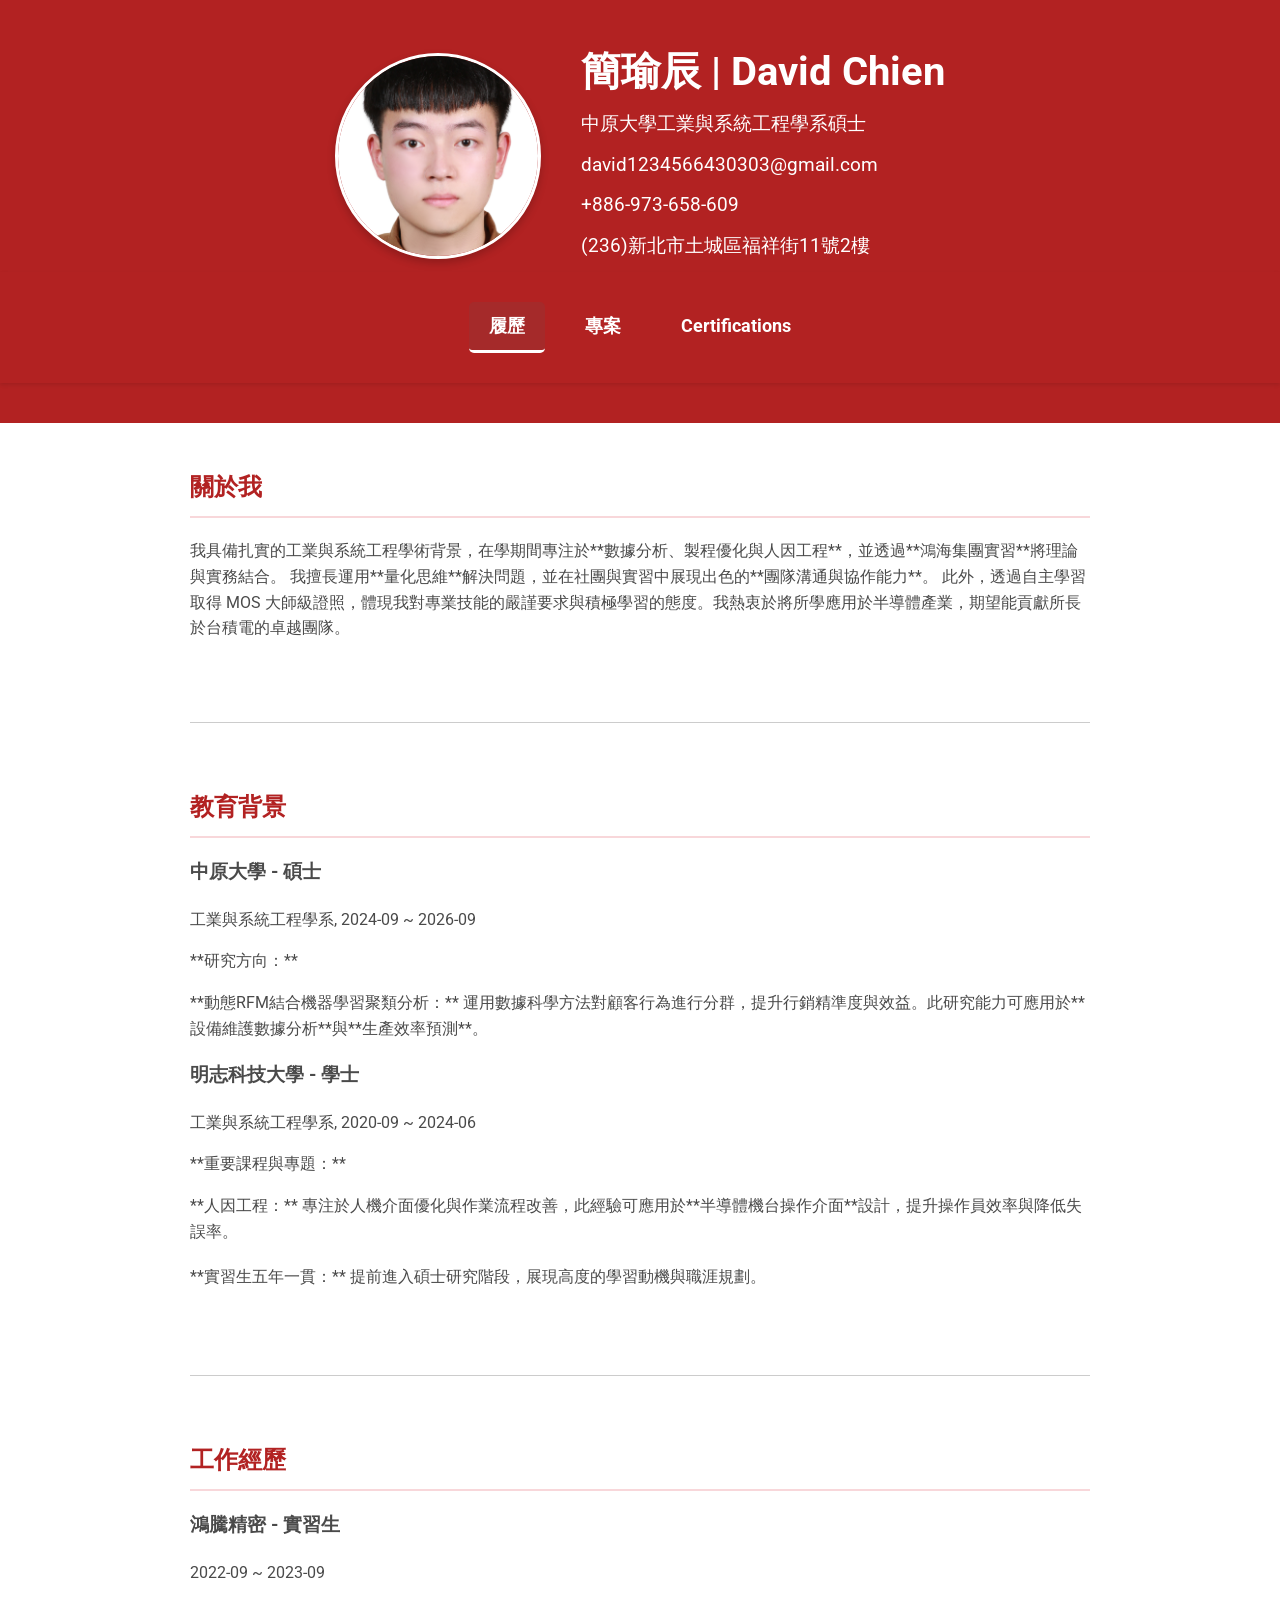
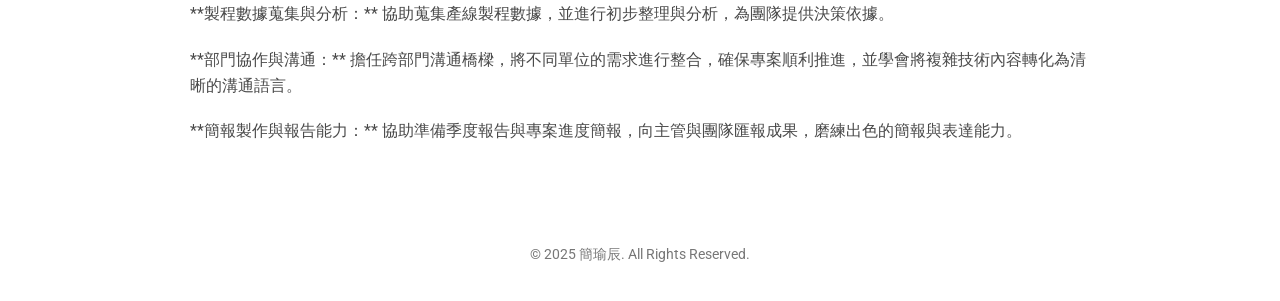
<file: index.html>
<!DOCTYPE html>
<html lang="zh-Hant">
<head>
    <meta charset="UTF-8">
    <meta name="viewport" content="width=device-width, initial-scale=1.0">
    <title>個人網頁履歷 - 簡瑜辰</title>
    <link rel="stylesheet" href="style.css">
    <link rel="preconnect" href="https://fonts.googleapis.com">
    <link rel="preconnect" href="https://fonts.gstatic.com" crossorigin>
    <link href="https://fonts.googleapis.com/css2?family=Roboto:wght@400;700&display=swap" rel="stylesheet">
</head>
<body>

    <header>
        <div class="header-content">
            <div class="profile-photo-container">
                <img src="profile.jpg" alt="個人大頭貼" class="profile-photo">
            </div>
            <div class="info-group">
                <h1>簡瑜辰 <span>|</span> David Chien</h1>
                <p class="subtitle">中原大學工業與系統工程學系碩士</p>
                <p class="contact-info">
                <p class="subtitle">david1234566430303@gmail.com</p>
                <p class="subtitle">+886-973-658-609</p>
                <p class="subtitle">(236)新北市土城區福祥街11號2樓</p>
            </div>
        </div>
        
        <nav class="navbar">
            <div class="container nav-container">
                <a href="index.html" class="nav-button active">履歷</a>
                <a href="projects.html" class="nav-button">專案</a>
                <a href="certifications.html" class="nav-button">Certifications</a>
            </div>
        </nav>
    </header>

    <main class="container">
        <section id="about">
            <h2>關於我</h2>
            <p>
                我具備扎實的工業與系統工程學術背景，在學期間專注於**數據分析、製程優化與人因工程**，並透過**鴻海集團實習**將理論與實務結合。
                我擅長運用**量化思維**解決問題，並在社團與實習中展現出色的**團隊溝通與協作能力**。
                此外，透過自主學習取得 MOS 大師級證照，體現我對專業技能的嚴謹要求與積極學習的態度。我熱衷於將所學應用於半導體產業，期望能貢獻所長於台積電的卓越團隊。
            </p>
        </section>
        
        <hr class="section-divider">

        <section id="education">
            <h2>教育背景</h2>
            <ul>
                <li>
                    <h3>中原大學 - 碩士</h3>
                    <p>工業與系統工程學系, 2024-09 ~ 2026-09</p>
                    <p>
                        **研究方向：**
                        <ul>
                            <li>
                                **動態RFM結合機器學習聚類分析：** 運用數據科學方法對顧客行為進行分群，提升行銷精準度與效益。此研究能力可應用於**設備維護數據分析**與**生產效率預測**。
                            </li>
                        </ul>
                    </p>
                </li>
                <li>
                    <h3>明志科技大學 - 學士</h3>
                    <p>工業與系統工程學系, 2020-09 ~ 2024-06</p>
                    <p>
                        **重要課程與專題：**
                        <ul>
                            <li>
                                **人因工程：** 專注於人機介面優化與作業流程改善，此經驗可應用於**半導體機台操作介面**設計，提升操作員效率與降低失誤率。
                            </li>
                            <li>
                                **實習生五年一貫：** 提前進入碩士研究階段，展現高度的學習動機與職涯規劃。
                            </li>
                        </ul>
                    </p>
                </li>
            </ul>
        </section>

        <hr class="section-divider">

        <section id="experience">
            <h2>工作經歷</h2>
            <ul>
                <li>
                    <h3>鴻騰精密 - 實習生</h3>
                    <p>2022-09 ~ 2023-09</p>
                    <ul>
                        <li>
                            **製程數據蒐集與分析：** 協助蒐集產線製程數據，並進行初步整理與分析，為團隊提供決策依據。
                        </li>
                        <li>
                            **部門協作與溝通：** 擔任跨部門溝通橋樑，將不同單位的需求進行整合，確保專案順利推進，並學會將複雜技術內容轉化為清晰的溝通語言。
                        </li>
                        <li>
                            **簡報製作與報告能力：** 協助準備季度報告與專案進度簡報，向主管與團隊匯報成果，磨練出色的簡報與表達能力。
                        </li>
                    </ul>
                </li>
            </ul>
        </section>
    </main>

    <footer>
        <p>&copy; 2025 簡瑜辰. All Rights Reserved.</p>
    </footer>

</body>
</html>
</file>
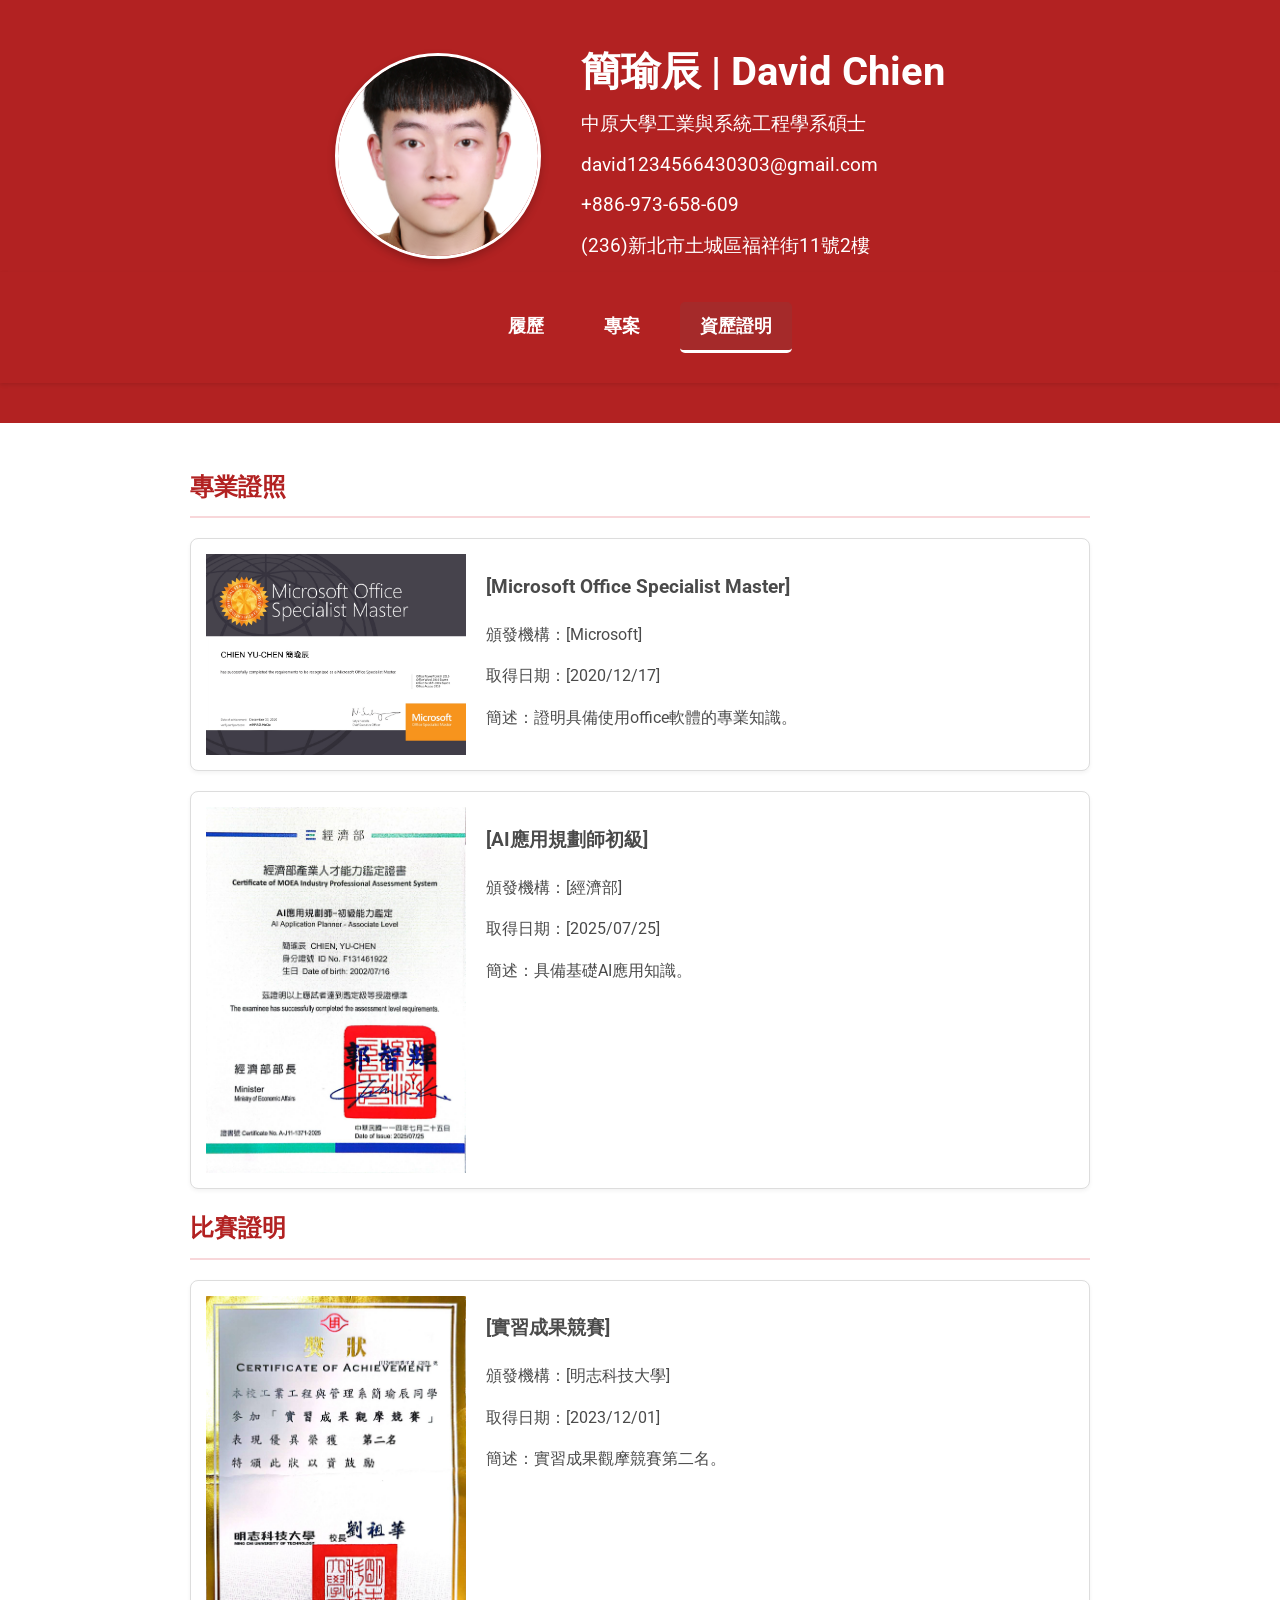
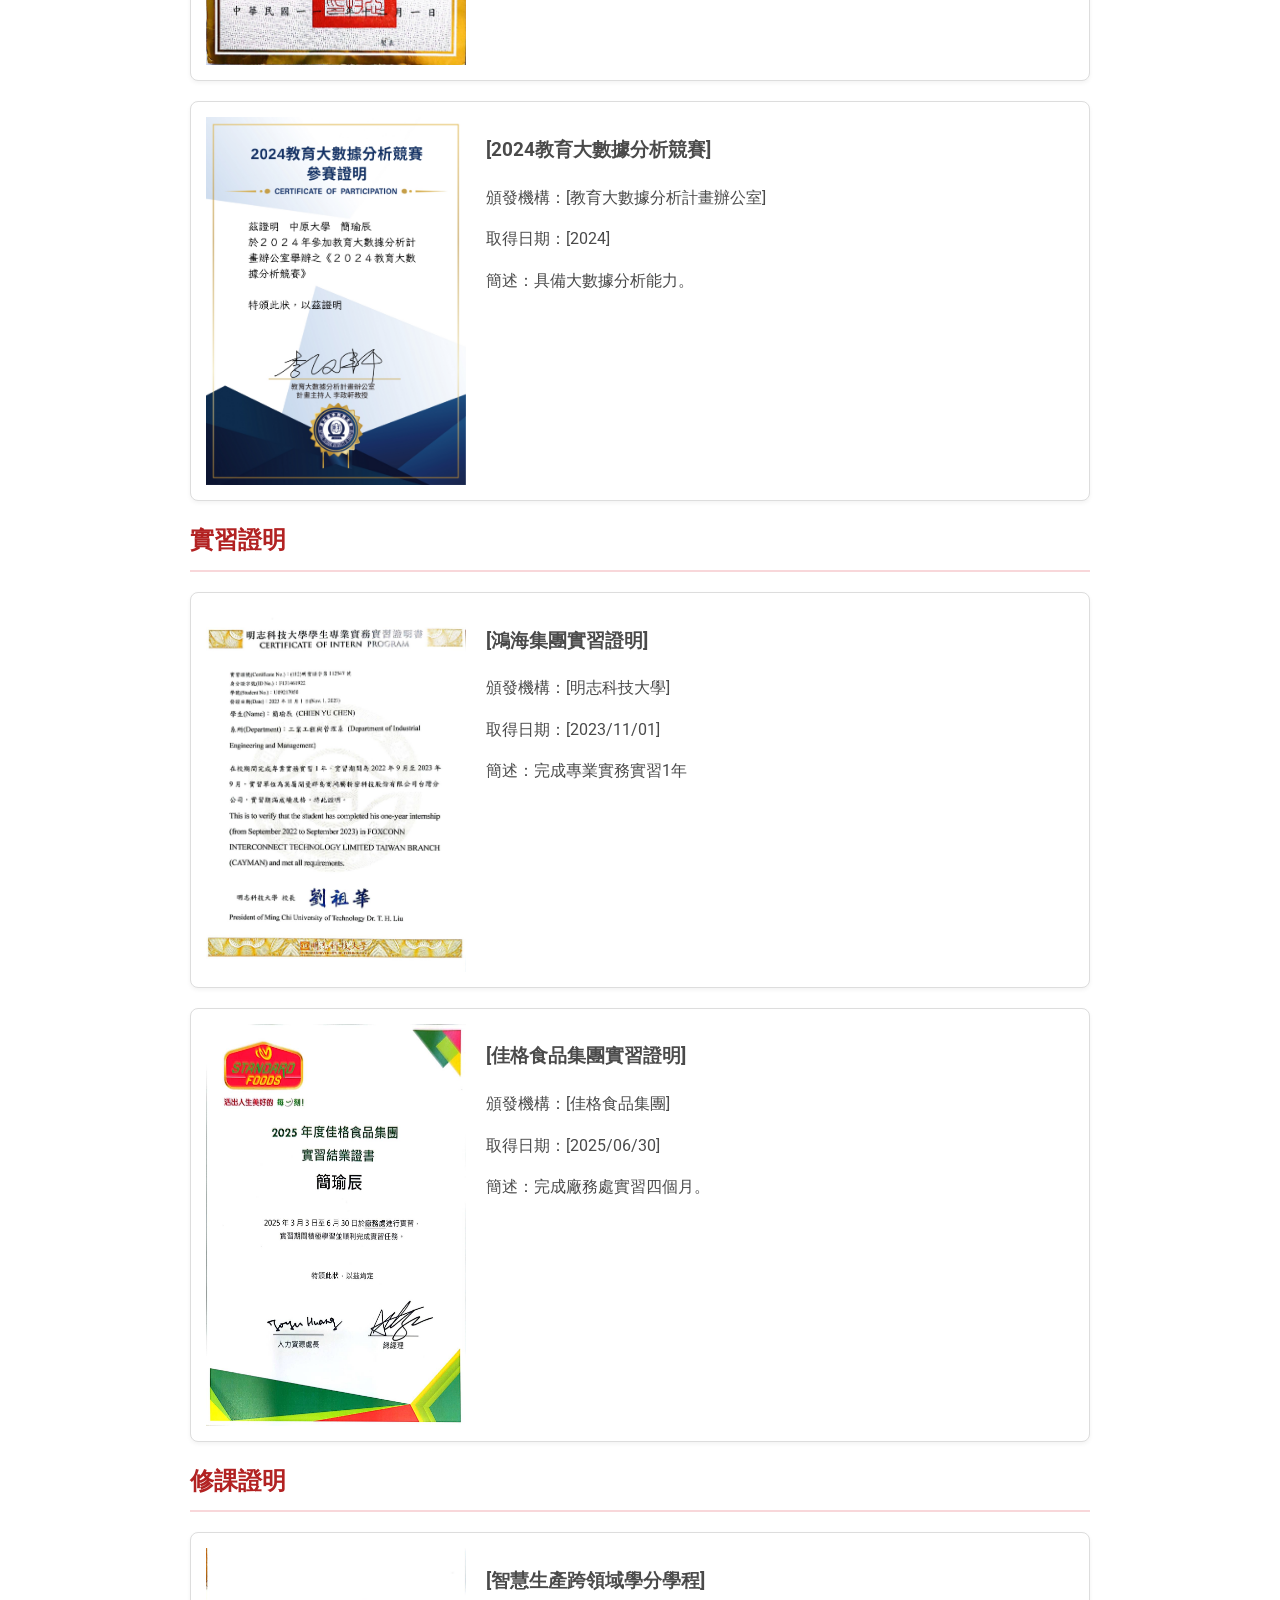
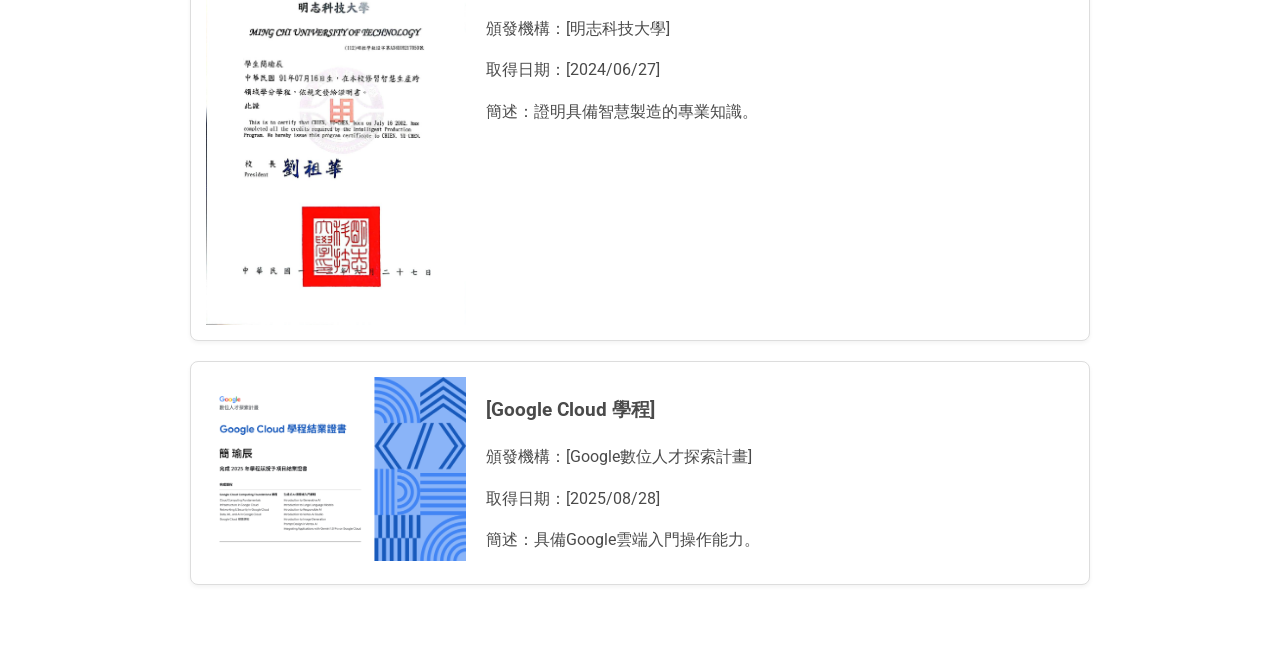
<file: certifications.html>
<!DOCTYPE html>
<html lang="zh-Hant">
<head>
    <meta charset="UTF-8">
    <meta name="viewport" content="width=device-width, initial-scale=1.0">
    <title>資歷證明 - 簡瑜辰</title>
    <link rel="stylesheet" href="style.css">
    <link rel="preconnect" href="https://fonts.googleapis.com">
    <link rel="preconnect" href="https://fonts.gstatic.com" crossorigin>
    <link href="https://fonts.googleapis.com/css2?family=Roboto:wght@400;700&display=swap" rel="stylesheet">
</head>
<body>

    <header>
        <div class="header-content">
            <div class="profile-photo-container">
                <img src="profile.jpg" alt="個人大頭貼" class="profile-photo">
            </div>
            <div class="info-group">
                <h1>簡瑜辰 <span>|</span> David Chien</h1>
                <p class="subtitle">中原大學工業與系統工程學系碩士</p>
                <p class="contact-info">
                <p class="subtitle">david1234566430303@gmail.com</p>
                <p class="subtitle">+886-973-658-609</p>
                <p class="subtitle">(236)新北市土城區福祥街11號2樓</p>
            </div>

        </div>
        
        <nav class="navbar">
            <div class="container nav-container">
                <a href="index.html" class="nav-button">履歷</a>
                <a href="projects.html" class="nav-button">專案</a>
                <a href="certifications.html" class="nav-button active">資歷證明</a>
            </div>
        </nav>
    </header>

    <main class="container">
    <section id="certifications">
        <h2>專業證照</h2>
        <ul>
            <li>
                <div class="certification-item">
                    <img src="MOS.jpg" alt="證照名稱" class="certification-image">
                    <div>
                        <h3>[Microsoft Office Specialist Master]</h3>
                        <p>頒發機構：[Microsoft]</p>
                        <p>取得日期：[2020/12/17]</p>
                        <p>簡述：證明具備使用office軟體的專業知識。</p>
                    </div>
                </div>
            </li>
            <li>
                <div class="certification-item">
                    <img src="AI應用規劃師.jpg" alt="證照名稱" class="certification-image">
                    <div>
                        <h3>[AI應用規劃師初級]</h3>
                        <p>頒發機構：[經濟部]</p>
                        <p>取得日期：[2025/07/25]</p>
                        <p>簡述：具備基礎AI應用知識。</p>
                    </div>
                </div>
            </li>
        </ul>

        <h2>比賽證明</h2>
        <ul>
            <li>
                <div class="certification-item">
                    <img src="實習比賽.jpg" alt="比賽證明" class="certification-image">
                    <div>
                        <h3>[實習成果競賽]</h3>
                        <p>頒發機構：[明志科技大學]</p>
                        <p>取得日期：[2023/12/01]</p>
                        <p>簡述：實習成果觀摩競賽第二名。</p>
                    </div>
                </div>
            </li>
            <li>
                <div class="certification-item">
                    <img src="2024教育大數據分析競賽.jpg" alt="比賽證明" class="certification-image">
                    <div>
                        <h3>[2024教育大數據分析競賽]</h3>
                        <p>頒發機構：[教育大數據分析計畫辦公室]</p>
                        <p>取得日期：[2024]</p>
                        <p>簡述：具備大數據分析能力。</p>
                    </div>
                </div>
            </li>
        </ul>

        <h2>實習證明</h2>
        <ul>
            <li>
                <div class="certification-item">
                    <img src="鴻海實習證明.jpg" alt="實習證明" class="certification-image">
                    <div>
                        <h3>[鴻海集團實習證明]</h3>
                        <p>頒發機構：[明志科技大學]</p>
                        <p>取得日期：[2023/11/01]</p>
                        <p>簡述：完成專業實務實習1年</p>
                    </div>
                </div>
            </li>
            <li>
                <div class="certification-item">
                    <img src="佳格實習證明.jpg" alt="實習證明" class="certification-image">
                    <div>
                        <h3>[佳格食品集團實習證明]</h3>
                        <p>頒發機構：[佳格食品集團]</p>
                        <p>取得日期：[2025/06/30]</p>
                        <p>簡述：完成廠務處實習四個月。</p>
                    </div>
                </div>
            </li>
        </ul>

        <h2>修課證明</h2>
        <ul>
            <li>
                <div class="certification-item">
                    <img src="智慧生產學分學程.jpg" alt="修課證明" class="certification-image">
                    <div>
                        <h3>[智慧生產跨領域學分學程]</h3>
                        <p>頒發機構：[明志科技大學]</p>
                        <p>取得日期：[2024/06/27]</p>
                        <p>簡述：證明具備智慧製造的專業知識。</p>
                    </div>
                </div>
            </li>
            <li>
                <div class="certification-item">
                    <img src="google雲端認證中文.jpg" alt="修課證明" class="certification-image">
                    <div>
                        <h3>[Google Cloud 學程]</h3>
                        <p>頒發機構：[Google數位人才探索計畫]</p>
                        <p>取得日期：[2025/08/28]</p>
                        <p>簡述：具備Google雲端入門操作能力。</p>
                    </div>
                </div>
            </li>
        </ul>
    </section>
</main>
</file>
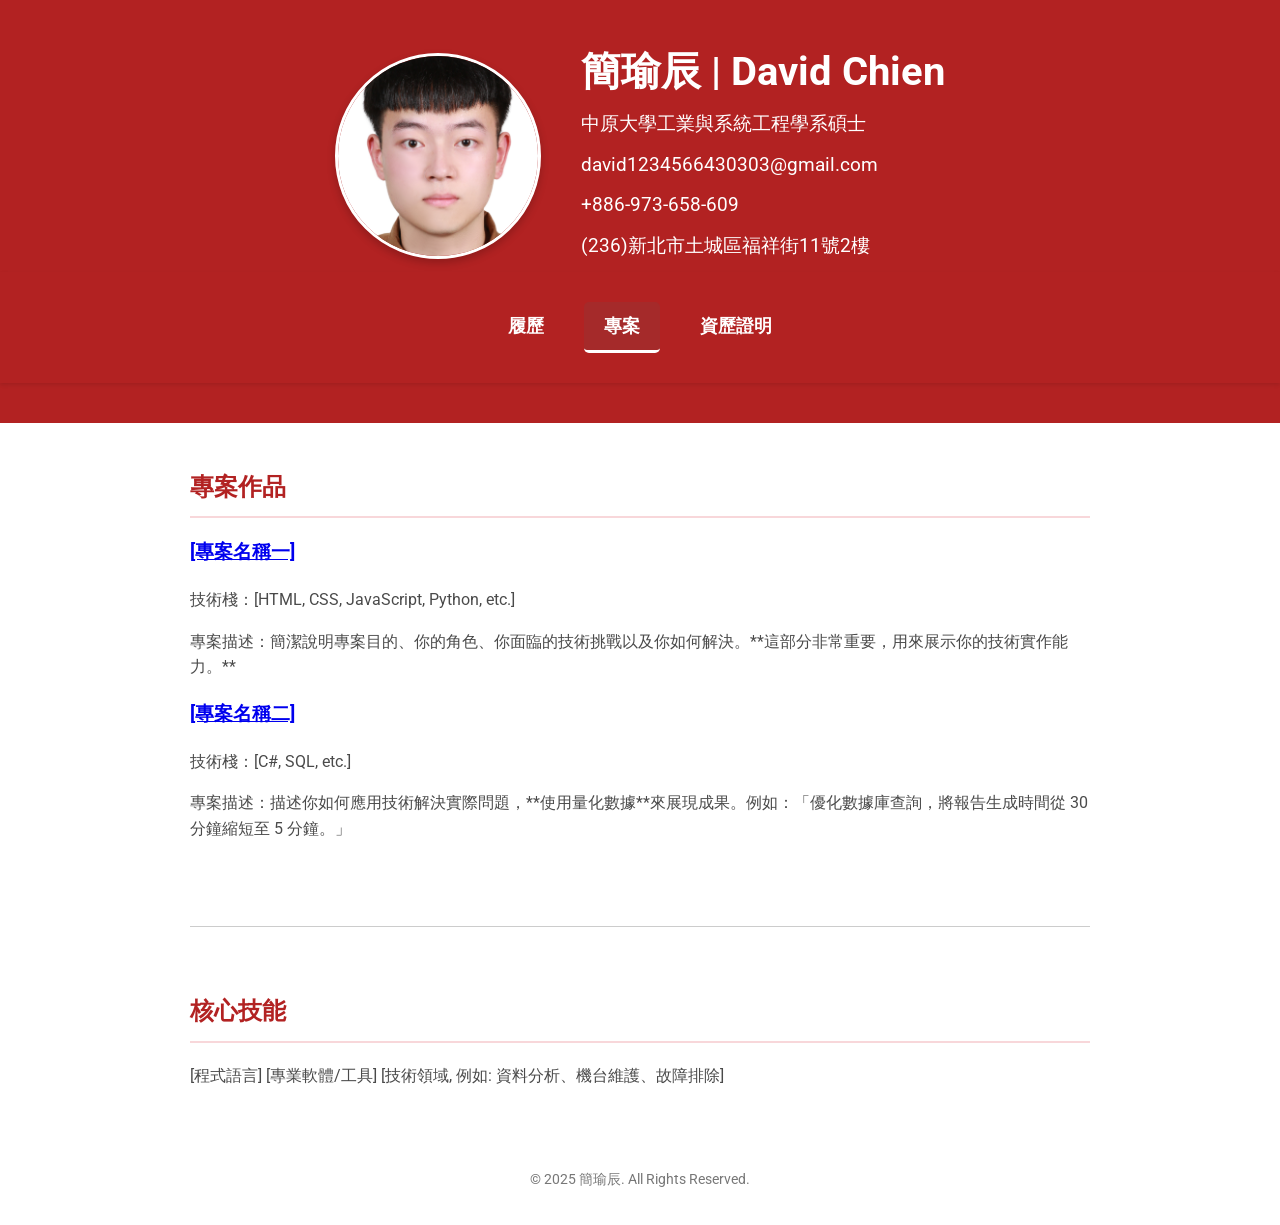
<file: projects.html>
<!DOCTYPE html>
<html lang="zh-Hant">
<head>
    <meta charset="UTF-8">
    <meta name="viewport" content="width=device-width, initial-scale=1.0">
    <title>專案作品 - 簡瑜辰</title>
    <link rel="stylesheet" href="style.css">
    <link rel="preconnect" href="https://fonts.googleapis.com">
    <link rel="preconnect" href="https://fonts.gstatic.com" crossorigin>
    <link href="https://fonts.googleapis.com/css2?family=Roboto:wght@400;700&display=swap" rel="stylesheet">
</head>
<body>

    <header>
        <div class="header-content">
            <div class="profile-photo-container">
                <img src="profile.jpg" alt="個人大頭貼" class="profile-photo">
            </div>
            <div class="info-group">
                <h1>簡瑜辰 <span>|</span> David Chien</h1>
                <p class="subtitle">中原大學工業與系統工程學系碩士</p>
                <p class="contact-info">
                <p class="subtitle">david1234566430303@gmail.com</p>
                <p class="subtitle">+886-973-658-609</p>
                <p class="subtitle">(236)新北市土城區福祥街11號2樓</p>
            </div>
        </div>
        
        <nav class="navbar">
            <div class="container nav-container">
                <a href="index.html" class="nav-button">履歷</a>
                <a href="projects.html" class="nav-button active">專案</a>
                <a href="certifications.html" class="nav-button">資歷證明</a>
            </div>
        </nav>
    </header>

    <main class="container">
        <section id="projects">
            <h2>專案作品</h2>
            <ul>
                <li>
                    <h3><a href="[你的專案連結]" target="_blank">[專案名稱一]</a></h3>
                    <p>技術棧：[HTML, CSS, JavaScript, Python, etc.]</p>
                    <p>專案描述：簡潔說明專案目的、你的角色、你面臨的技術挑戰以及你如何解決。**這部分非常重要，用來展示你的技術實作能力。**</p>
                </li>
                <li>
                    <h3><a href="[你的專案連結]" target="_blank">[專案名稱二]</a></h3>
                    <p>技術棧：[C#, SQL, etc.]</p>
                    <p>專案描述：描述你如何應用技術解決實際問題，**使用量化數據**來展現成果。例如：「優化數據庫查詢，將報告生成時間從 30 分鐘縮短至 5 分鐘。」</p>
                </li>
            </ul>
        </section>

        <hr class="section-divider">

        <section id="skills">
            <h2>核心技能</h2>
            <div class="skill-list">
                <span>[程式語言]</span>
                <span>[專業軟體/工具]</span>
                <span>[技術領域, 例如: 資料分析、機台維護、故障排除]</span>
            </div>
        </section>
        
    </main>

    <footer>
        <p>&copy; 2025 簡瑜辰. All Rights Reserved.</p>
    </footer>

</body>
</html>
</file>
<file: style.css>
/* 基本設定 */
:root {
    --primary-color: #B22222; /* 活力紅色 */
    --secondary-color: #F8D7DA; /* 淺粉色 */
    --text-color: #4A4A4A;
    --bg-color: #f9f9f9;
    --border-radius: 8px;
}

body {
    font-family: 'Roboto', sans-serif;
    line-height: 1.6;
    color: var(--text-color);
    background-color: white;
    margin: 0;
    display: flex; /* 使用 Flexbox 布局 */
    flex-direction: column; /* 讓子元素垂直排列 */
    min-height: 100vh; /* 確保 body 最小高度為視窗高度 */
}

.container {
    max-width: 900px;
    margin: 0 auto;
    padding: 20px;
}

/* 標頭 */
header {
    background-color: var(--primary-color);
    color: white;
    padding: 40px 0;
}

.header-content {
    display: flex;
    flex-direction: column; /* 手機版：大頭貼和文字上下排列 */
    align-items: center;
    text-align: center;
    gap: 20px;
    max-width: 900px;
    margin: 0 auto;
    padding: 0 20px;
}

/* 大頭貼樣式 */
.profile-photo-container {
    border-radius: 50%;
    overflow: hidden;
    flex-shrink: 0;
    width: 200px;
    height: 200px;
    border: 3px solid #fff;
    box-shadow: 0 4px 8px rgba(0, 0, 0, 0.2);
}

.profile-photo {
    width: 100%;
    height: 100%;
    object-fit: cover;
}

.info-group {
    text-align: center;
}

header h1 {
    font-size: 2.5em;
    font-weight: 700;
    margin-top: 0;
    margin-bottom: 5px;
}

.subtitle {
    font-size: 1.2em;
    margin: 0 0 10px;
}

.contact-info {
    margin: 0;
    font-size: 1em;
}

.contact-info a,
.contact-info span {
    color: white;
    text-decoration: none;
    margin: 0 5px;
}

.contact-info a:hover {
    text-decoration: underline;
}

/* 證照 */
.certification-item {
    display: flex; /* 使用 Flexbox 讓子元素並排 */
    align-items: flex-start; /* 讓內容靠上對齊 */
    gap: 20px; /* 圖片和文字之間的間距 */
    margin-bottom: 20px;
    padding: 15px;
    border: 1px solid #ddd;
    border-radius: 8px; /* 讓外框變成帶圓角的方框 */
    background-color: #fff;
    box-shadow: 0 2px 4px rgba(0,0,0,0.05);
}

.certification-image {
    width: 30%;
    height: 30%;
    object-fit: cover;
}


/* 主內容區塊 */
main {
    padding-top: 20px;
    flex-grow: 1; /* 讓 main 元素盡可能佔據剩餘空間 */
}

section {
    background: white;
    padding: 25px 0;
}

h2 {
    color: var(--primary-color);
    font-size: 1.5em;
    border-bottom: 2px solid var(--secondary-color);
    padding-bottom: 10px;
    margin-top: 0;
    margin-bottom: 20px;
}

ul {
    list-style-type: none;
    padding: 0;
}

ul li {
    margin-bottom: 20px;
}

/* 新增分隔線樣式 */
.section-divider {
    border: 0;
    height: 1px;
    background: #ccc;
    margin: 40px 0;
}

/* 頁尾 */
footer {
    text-align: center;
    padding: 20px;
    color: #777;
    font-size: 0.9em;
    margin-top: auto; /* 將頁尾推到最底部 */
}

/* 導航欄樣式 */
.navbar {
    background-color: var(--primary-color);
    padding: 10px 0;
    box-shadow: 0 2px 4px rgba(0, 0, 0, 0.1);
}

.nav-container {
    display: flex;
    justify-content: center;
}

.nav-button {
    color: white;
    text-decoration: none;
    font-size: 1.1em;
    font-weight: 700;
    padding: 10px 20px;
    margin: 0 10px;
    border-radius: 5px;
    transition: background-color 0.3s ease;
}

.nav-button:hover {
    background-color: #A52A2A;
}

.nav-button.active {
    background-color: #A52A2A;
    border-bottom: 3px solid white;
}

/* 大螢幕排版 */
@media (min-width: 768px) {
    .header-content {
        flex-direction: row;
        justify-content: center;
        align-items: center;
        gap: 40px;
    }

    .info-group {
        text-align: left;
    }
}
</file>
